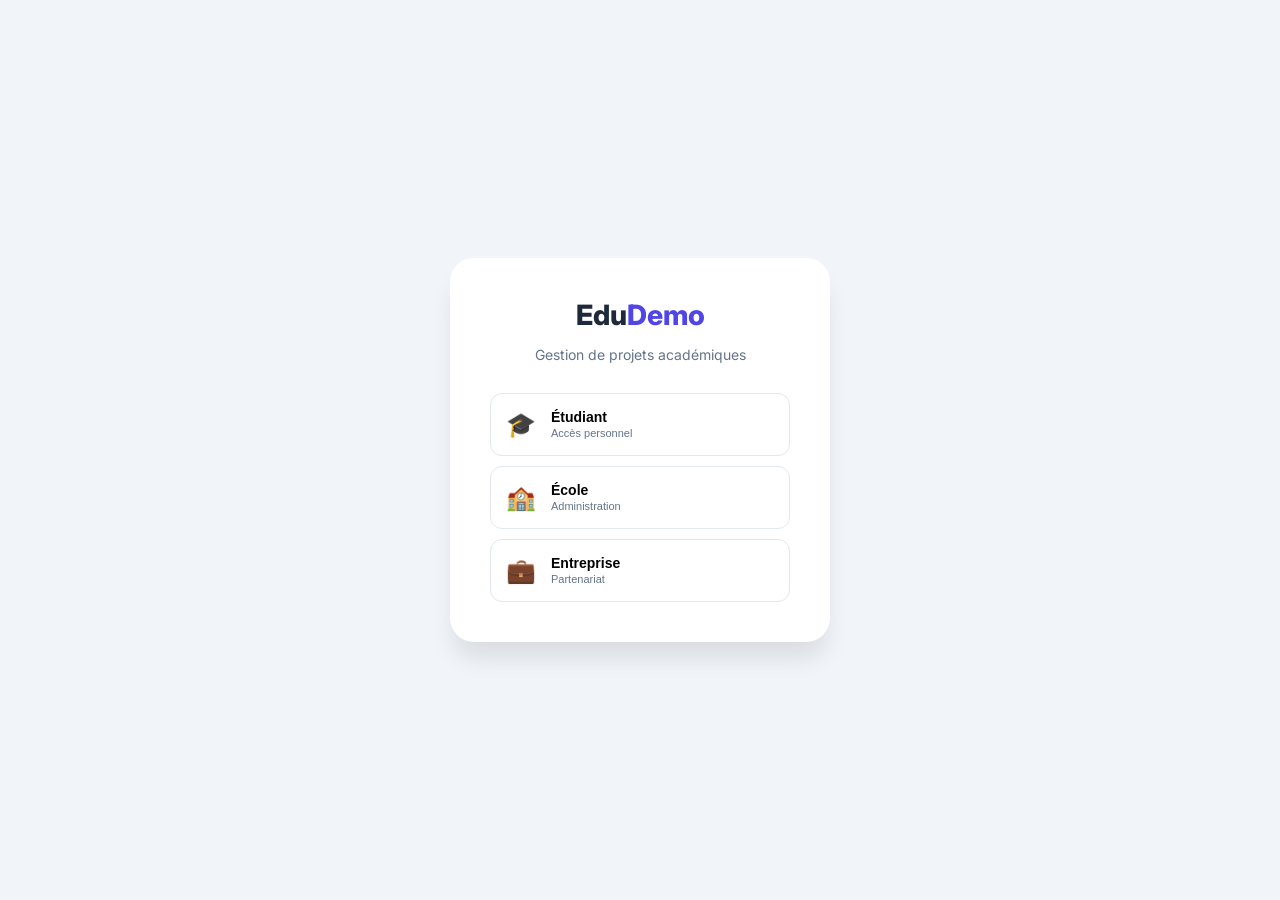
<file: index.html>
<!DOCTYPE html>
<html lang="fr">
<head>
    <meta charset="UTF-8">
    <title>EduDemo | Connexion</title>
    <link href="https://fonts.googleapis.com/css2?family=Inter:wght@400;600;700&display=swap" rel="stylesheet">
    <link rel="stylesheet" href="style.css">
</head>
<body class="login-page">
    <div class="login-card">
        <div class="brand">Edu<span>Demo</span></div>
        <div id="welcomeView">
            <p class="subtitle">Gestion de projets académiques</p>
            <div class="options-stack">
                <button class="choice-btn" onclick="goToLogin('Etudiant')">
                    <span class="icon">🎓</span> 
                    <div class="text"><strong>Étudiant</strong><small>Accès personnel</small></div>
                </button>
                <button class="choice-btn" onclick="goToLogin('Ecole')">
                    <span class="icon">🏫</span> 
                    <div class="text"><strong>École</strong><small>Administration</small></div>
                </button>
                <button class="choice-btn" onclick="goToLogin('Entreprise')">
                    <span class="icon">💼</span> 
                    <div class="text"><strong>Entreprise</strong><small>Partenariat</small></div>
                </button>
            </div>
        </div>
        <div id="loginView" style="display: none;">
            <button class="back-link" onclick="showWelcome()">← Retour</button>
            <h2 id="loginTitle" class="form-title">Connexion</h2>
            <form id="fakeLoginForm" class="login-form">
                <input type="text" placeholder="Identifiant" required>
                <input type="password" placeholder="Mot de passe" required>
                <button type="submit" class="btn-primary">Se connecter</button>
            </form>
        </div>
    </div>
    <script>
        let selectedRole = '';
        function goToLogin(role) {
            selectedRole = role;
            document.getElementById('welcomeView').style.display = 'none';
            document.getElementById('loginView').style.display = 'block';
            document.getElementById('loginTitle').innerText = "Accès " + role;
        }
        function showWelcome() {
            document.getElementById('welcomeView').style.display = 'block';
            document.getElementById('loginView').style.display = 'none';
        }
        document.getElementById('fakeLoginForm').onsubmit = (e) => {
            e.preventDefault();
            window.location.href = "dashboard.html?role=" + selectedRole;
        };
    </script>
</body>
</html>
</file>
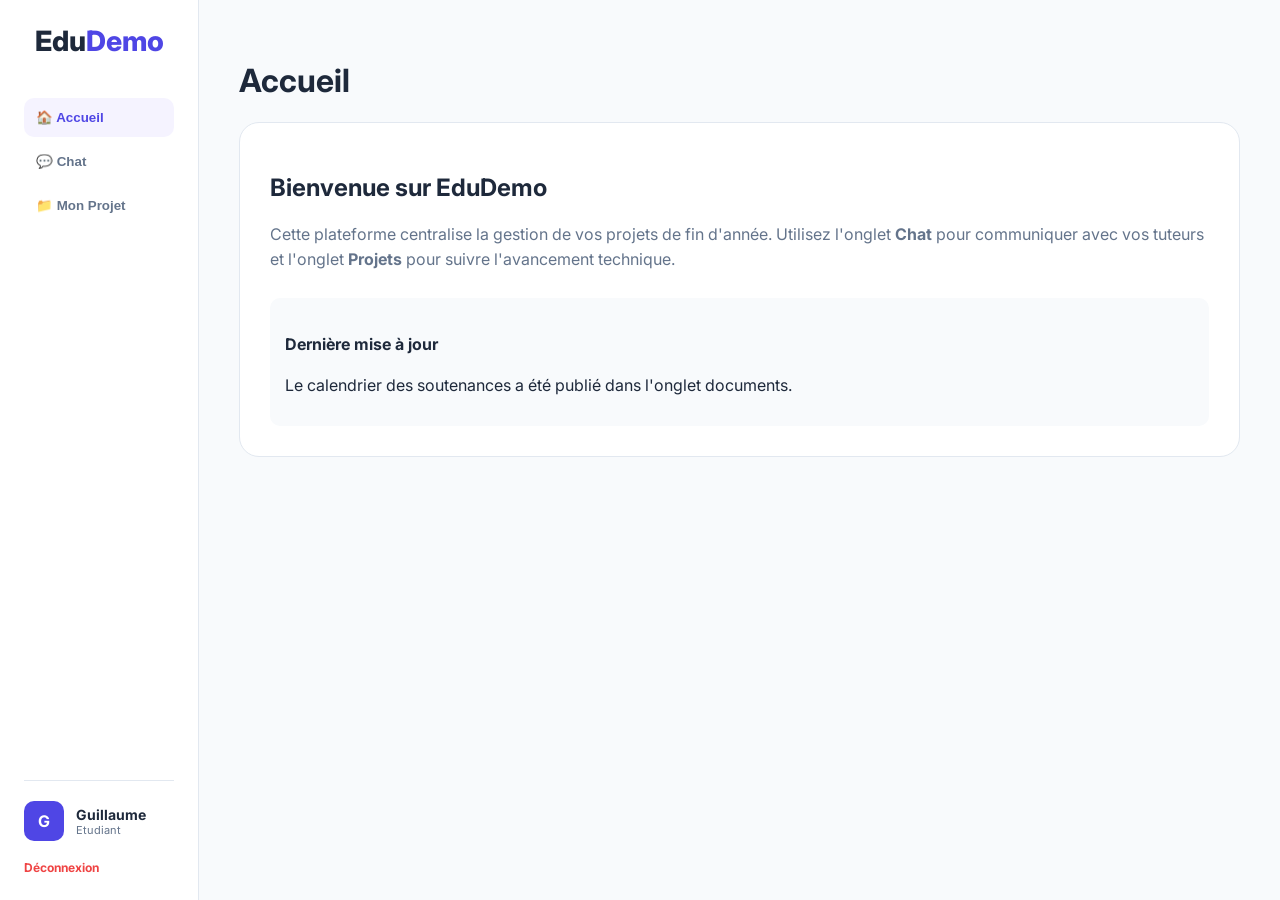
<file: dashboard.html>
<!DOCTYPE html>
<html lang="fr">
<head>
    <meta charset="UTF-8">
    <title>Dashboard | EduDemo</title>
    <link href="https://fonts.googleapis.com/css2?family=Inter:wght@400;600;700&display=swap" rel="stylesheet">
    <link rel="stylesheet" href="style.css">
    <style>
        /* Styles de base pour assurer le fonctionnement de l'accordéon si non présents dans style.css */
        .year-content { display: none; margin-bottom: 10px; }
        .year-content.open { display: block; }
        .year-title { cursor: pointer; user-select: none; margin: 15px 0 5px 0; color: var(--primary); }
        .flex-between { display: flex; justify-content: space-between; align-items: center; }
    </style>
</head>
<body class="dashboard-body">

<aside class="sidebar">
    <div class="sidebar-top">
        <div class="brand">Edu<span>Demo</span></div>
    </div>
    <nav class="sidebar-nav">
        <button class="nav-item active" onclick="openTab(event, 'Home')">🏠 Accueil</button>
        <button class="nav-item" onclick="openTab(event, 'Chat')">💬 Chat</button>
        <button class="nav-item" onclick="openTab(event, 'Projets')" id="nav-project-text">📁 Projets</button>
    </nav>
    <div class="sidebar-bottom">
        <div class="user-info">
            <div class="avatar" id="avatar-letter">?</div>
            <div class="user-details">
                <p class="user-name" id="user-display">Utilisateur</p>
                <p class="user-role" id="role-display">Rôle</p>
            </div>
        </div>
        <a href="index.html" class="logout-link">Déconnexion</a>
    </div>
</aside>

<main class="content">
    <header class="content-header">
        <h1 id="tab-title">Accueil</h1>
    </header>

    <section id="Home" class="tab-pane active">
        <div class="card">
            <h2>Bienvenue sur EduDemo</h2>
            <p style="color: var(--text-light); margin-top: 10px; line-height: 1.6;">
                Cette plateforme centralise la gestion de vos projets de fin d'année.
                Utilisez l'onglet <strong>Chat</strong> pour communiquer avec vos tuteurs et l'onglet
                <strong>Projets</strong> pour suivre l'avancement technique.
            </p>
            <div class="info-box-simple" style="margin-top: 25px;">
                <h4>Dernière mise à jour</h4>
                <p>Le calendrier des soutenances a été publié dans l'onglet documents.</p>
            </div>
        </div>
    </section>

    <section id="Chat" class="tab-pane">
        <div class="chat-container">
            <div class="chat-messages" id="chatbox">
                <div class="message received">
                    <span class="sender">Mme Martin</span>
                    <p>Bonjour à tous, bienvenue dans l'espace de discussion.</p>
                </div>
            </div>
            <div class="chat-input-area">
                <input type="text" id="chatInput" placeholder="Écrivez votre message...">
                <button onclick="sendMessage()" class="btn-send">Envoyer</button>
            </div>
        </div>
    </section>

    <section id="Projets" class="tab-pane">
        <div id="singleton-content"></div>
    </section>
</main>

<script>
    const params = new URLSearchParams(window.location.search);
    const role = params.get('role') || 'Etudiant';
    const container = document.getElementById('singleton-content');

    if (role === 'Etudiant') {
        document.getElementById('nav-project-text').innerText = "📁 Mon Projet";
    }

    const profiles = {
        'Etudiant': {
            name: "Guillaume",
            avatar: "G",
            html: `
            <div class="card border-student">
                <span class="tag tag-green">Actif</span>
                <h2>Refonte Site E-commerce</h2>
                <div class="info-box-simple">
                    <p><strong>Entreprise :</strong> TechCorp</p>
                    <p><strong>Statut :</strong> En cours</p>
                    <p><strong>Membres :</strong> Guillaume, Wylliam, Théo</p>
                    <p><strong>Description :</strong> Modernisation du site pour améliorer l’expérience utilisateur, les performances et les ventes.</p>
                    <p><strong>Année :</strong> 2026</p>
                </div>
            </div>`
        },

        'Ecole': {
            name: "Mme Martin",
            avatar: "M",
            html: `
            <div class="card border-admin">
                <div class="flex-between">
                    <h2>Administration Projets</h2>
                    <button class="btn-small-primary" onclick="addNewProjectRow()">+ Ajouter</button>
                </div>

                <h4 onclick="toggleYear(this)" class="year-title">▶ 2026 :</h4>
                <div class="year-content">
                    <table class="data-table">
                        <tbody id="table-2026">
                            <tr><td contenteditable="true">Refonte E-commerce</td><td>TechCorp</td><td>Guillaume, Wylliam, Théo</td><td>Modernisation du site...</td><td>2026</td><td><button class="btn-delete" onclick="this.parentElement.parentElement.remove()">✕</button></td></tr>
                            <tr><td contenteditable="true">yotuube</td><td>TechCorp</td><td>nathan, max, julien</td><td>Plateforme de vidéos...</td><td>2026</td><td><button class="btn-delete" onclick="this.parentElement.parentElement.remove()">✕</button></td></tr>
                            <tr><td contenteditable="true">Protection</td><td>Protego maxima</td><td>Nana, Goku, Harry</td><td>Projet axé sur la protection et la sécurité...</td><td>2026</td><td><button class="btn-delete" onclick="this.parentElement.parentElement.remove()">✕</button></td></tr>
                        </tbody>
                    </table>
                </div>

                <h4 onclick="toggleYear(this)" class="year-title">▶ 2025 :</h4>
                <div class="year-content">
                    <table class="data-table">
                        <tbody id="table-2025">
                            <tr><td contenteditable="true">Trading</td><td>TechCorp</td><td>Yami, Asta, Luffy</td><td>Activité boursière...</td><td>2025</td><td><button class="btn-delete" onclick="this.parentElement.parentElement.remove()">✕</button></td></tr>
                            <tr><td contenteditable="true">Batiment</td><td>Déus_corp</td><td>Babel, Alexandre, Qin Shi Huang</td><td>Construire une conception de batiment qui met à l'amende la tour de babel...</td><td>2025</td><td><button class="btn-delete" onclick="this.parentElement.parentElement.remove()">✕</button></td></tr>
                        </tbody>
                    </table>
                </div>

                <h4 onclick="toggleYear(this)" class="year-title">▶ 2024 :</h4>
                <div class="year-content">
                    <table class="data-table">
                        <tbody id="table-2024">
                            <tr><td contenteditable="true">Onzecord</td><td>TechCorp</td><td>Jimmy, Guill, Alex</td><td>Plateforme de communication par messages...</td><td>2024</td><td><button class="btn-delete" onclick="this.parentElement.parentElement.remove()">✕</button></td></tr>
                            <tr><td contenteditable="true">Appli</td><td>golge</td><td>Nath, François, Lorent</td><td>Projet axé sur une expérience innovante...</td><td>2024</td><td><button class="btn-delete" onclick="this.parentElement.parentElement.remove()">✕</button></td></tr>
                        </tbody>
                    </table>
                </div>
            </div>`
        },

        'Entreprise': {
            name: "TechCorp",
            avatar: "T",
            html: `
            <div class="card border-business">
                <h2>Historique de Collaboration</h2>

                <h4 onclick="toggleYear(this)" class="year-title">▶ 2026 :</h4>
                <div class="year-content">
                    <div class="info-box-simple">Projet E-commerce (En cours)</div>
                </div>

                <h4 onclick="toggleYear(this)" class="year-title">▶ 2025 :</h4>
                <div class="year-content">
                    <div class="info-box-simple">Projet Trading (Terminé)</div>
                </div>

                <h4 onclick="toggleYear(this)" class="year-title">▶ 2024 :</h4>
                <div class="year-content">
                    <div class="info-box-simple">Projet Onzecord (Terminé)</div>
                </div>
            </div>`
        }
    };

    const current = profiles[role] || profiles['Etudiant'];

    document.getElementById('user-display').innerText = current.name;
    document.getElementById('role-display').innerText = role;
    document.getElementById('avatar-letter').innerText = current.avatar;

    container.innerHTML = current.html;

    /* AJOUT PROJET */
    function addNewProjectRow() {
        const table = document.getElementById('table-2026');
        if(!table) return;
        const row = document.createElement('tr');
        row.innerHTML = `
            <td contenteditable="true">Nom...</td>
            <td contenteditable="true">Entreprise...</td>
            <td contenteditable="true">Étudiants...</td>
            <td contenteditable="true">Description...</td>
            <td contenteditable="true">2026</td>
            <td><button class="btn-delete" onclick="this.parentElement.parentElement.remove()">✕</button></td>
        `;
        table.appendChild(row);
    }

    /* ACCORDÉON */
    function toggleYear(element) {
        const content = element.nextElementSibling;
        const isOpen = content.classList.contains("open");

        // Optionnel : ferme les autres sections
        /*
        document.querySelectorAll(".year-content").forEach(c => c.classList.remove("open"));
        document.querySelectorAll(".year-title").forEach(t => t.innerHTML = t.innerHTML.replace("▼", "▶"));
        */

        if (!isOpen) {
            content.classList.add("open");
            element.innerHTML = element.innerHTML.replace("▶", "▼");
        } else {
            content.classList.remove("open");
            element.innerHTML = element.innerHTML.replace("▼", "▶");
        }
    }

    /* CHAT */
    function sendMessage() {
        const input = document.getElementById('chatInput');
        const chatbox = document.getElementById('chatbox');
        if (input.value.trim() !== "") {
            const msg = document.createElement('div');
            msg.className = "message sent";
            msg.innerHTML = `<span class="sender">Moi</span><p>${input.value}</p>`;
            chatbox.appendChild(msg);
            input.value = "";
            chatbox.scrollTop = chatbox.scrollHeight;
        }
    }

    /* NAVIGATION ONGLETS */
    function openTab(evt, tabName) {
        document.querySelectorAll(".tab-pane, .nav-item").forEach(el => el.classList.remove("active"));
        document.getElementById(tabName).classList.add("active");
        evt.currentTarget.classList.add("active");

        let label = tabName;
        if (tabName === 'Home') label = "Accueil";
        if (tabName === 'Projets') label = (role === 'Etudiant' ? "Mon Projet" : "Projets");
        document.getElementById('tab-title').innerText = label;
    }
</script>

</body>
</html>
</file>
<file: style.css>
:root {
    --primary: #4f46e5;
    --bg: #f8fafc;
    --white: #ffffff;
    --text: #1e293b;
    --text-light: #64748b;
    --border: #e2e8f0;
}

* { box-sizing: border-box; }
body { margin: 0; font-family: 'Inter', sans-serif; color: var(--text); background: var(--bg); }

/* --- LOGIN --- */
.login-page { display: flex; align-items: center; justify-content: center; height: 100vh; background: #f1f5f9; }
.login-card { background: var(--white); padding: 40px; border-radius: 24px; box-shadow: 0 20px 25px -5px rgba(0,0,0,0.1); width: 380px; text-align: center; }
.brand { font-size: 28px; font-weight: 800; text-align: center; }
.brand span { color: var(--primary); }
.subtitle { color: var(--text-light); margin-bottom: 30px; font-size: 14px; }
.options-stack { display: flex; flex-direction: column; gap: 10px; }
.choice-btn { display: flex; align-items: center; padding: 15px; border-radius: 12px; border: 1px solid var(--border); background: var(--white); cursor: pointer; transition: 0.2s; }
.choice-btn:hover { border-color: var(--primary); background: #f5f3ff; }
.choice-btn .icon { font-size: 24px; margin-right: 15px; }
.choice-btn .text { text-align: left; }
.choice-btn .text strong { display: block; font-size: 14px; }
.choice-btn .text small { color: var(--text-light); font-size: 11px; }
.login-form { display: flex; flex-direction: column; gap: 12px; margin-top: 20px; }
.login-form input { padding: 12px; border-radius: 10px; border: 1px solid var(--border); }
.btn-primary { background: var(--primary); color: white; border: none; padding: 14px; border-radius: 10px; cursor: pointer; font-weight: 700; }
.back-link { background: none; border: none; color: var(--text-light); cursor: pointer; font-size: 12px; margin-bottom: 10px; }

/* --- DASHBOARD LAYOUT --- */
.dashboard-body { display: flex; height: 100vh; overflow: hidden; }
.sidebar { width: 260px; background: var(--white); border-right: 1px solid var(--border); display: flex; flex-direction: column; padding: 24px; }
.sidebar-nav { flex-grow: 1; margin-top: 40px; }
.nav-item { background: none; border: none; width: 100%; text-align: left; padding: 12px; border-radius: 10px; cursor: pointer; color: var(--text-light); font-weight: 600; margin-bottom: 5px; }
.nav-item.active { background: #f5f3ff; color: var(--primary); }
.sidebar-bottom { border-top: 1px solid var(--border); padding-top: 20px; }
.user-info { display: flex; align-items: center; gap: 12px; margin-bottom: 15px; }
.avatar { width: 40px; height: 40px; background: var(--primary); color: white; border-radius: 10px; display: flex; align-items: center; justify-content: center; font-weight: 700; }
.user-name { font-weight: 700; margin: 0; font-size: 14px; }
.user-role { font-size: 11px; color: var(--text-light); margin: 0; }
.logout-link { color: #ef4444; text-decoration: none; font-size: 12px; font-weight: 700; }

/* --- CHAT SECTION --- */
.chat-container { display: flex; flex-direction: column; height: 60vh; background: white; border-radius: 20px; border: 1px solid var(--border); overflow: hidden; }
.chat-messages { flex-grow: 1; padding: 20px; overflow-y: auto; display: flex; flex-direction: column; gap: 15px; background: #fcfcfd; }
.message { max-width: 70%; padding: 10px 15px; border-radius: 15px; position: relative; }
.message .sender { font-size: 10px; font-weight: 800; text-transform: uppercase; margin-bottom: 4px; display: block; }
.message p { margin: 0; font-size: 14px; line-height: 1.4; }
.received { background: #f1f5f9; align-self: flex-start; border-bottom-left-radius: 2px; }
.received .sender { color: var(--primary); }
.sent { background: var(--primary); color: white; align-self: flex-end; border-bottom-right-radius: 2px; }
.sent .sender { color: #c7d2fe; }
.chat-input-area { padding: 15px; background: white; border-top: 1px solid var(--border); display: flex; gap: 10px; }
.chat-input-area input { flex-grow: 1; padding: 10px 15px; border-radius: 10px; border: 1px solid var(--border); outline: none; }
.btn-send { background: var(--primary); color: white; border: none; padding: 0 20px; border-radius: 10px; cursor: pointer; font-weight: 600; }

/* --- CONTENT --- */
.content { flex-grow: 1; padding: 40px; overflow-y: auto; }
.card { background: var(--white); padding: 30px; border-radius: 20px; border: 1px solid var(--border); }
.tab-pane { display: none; }
.tab-pane.active { display: block; animation: fadeIn 0.3s ease; }
.flex-between { display: flex; justify-content: space-between; align-items: center; margin-bottom: 20px; }
.btn-small-primary { background: var(--primary); color: white; border: none; padding: 8px 16px; border-radius: 8px; cursor: pointer; font-size: 12px; font-weight: 600; }
.btn-delete { background: #fee2e2; color: #ef4444; border: none; padding: 5px 10px; border-radius: 6px; cursor: pointer; font-weight: bold; }
.data-table { width: 100%; border-collapse: collapse; }
.data-table th { text-align: left; padding: 10px; font-size: 11px; text-transform: uppercase; color: var(--text-light); border-bottom: 2px solid var(--border); }
.data-table td { padding: 12px; border-bottom: 1px solid var(--border); font-size: 13px; }
.info-box-simple { margin-top: 15px; padding: 15px; background: #f8fafc; border-radius: 10px; }
.tag { padding: 3px 10px; border-radius: 20px; font-size: 10px; font-weight: 700; }
.tag-green { background: #dcfce7; color: #166534; }
.border-student { border-left: 5px solid #10b981; }
.border-admin { border-left: 5px solid #ef4444; }
.border-business { border-left: 5px solid #3b82f6; }

@keyframes fadeIn { from { opacity: 0; transform: translateY(5px); } to { opacity: 1; transform: translateY(0); } }

/* --- ACCORDÉON ANNÉES --- */
.year-title {
    cursor: pointer;
    user-select: none;
    transition: 0.2s;
}

.year-title:hover {
    color: var(--primary);
}

.year-content {
    max-height: 0;
    overflow: hidden;
    transition: max-height 0.3s ease;
}

.year-content.open {
    max-height: 2000px;
}
</file>
